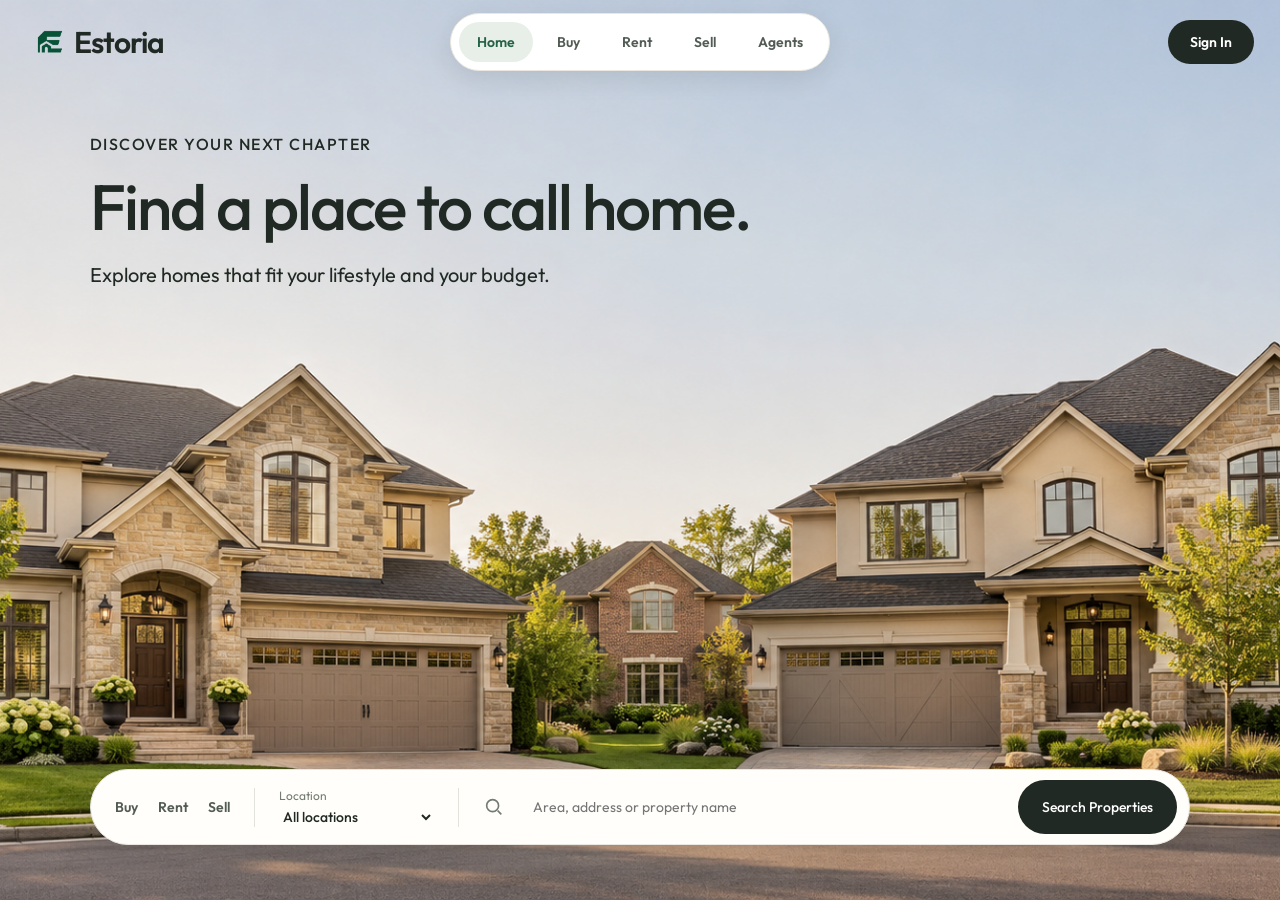
<file: index.html>
<!DOCTYPE html>
<html lang="en">
<head>
    <meta charset="UTF-8">
    <meta name="viewport" content="width=device-width, initial-scale=1.0">
    <title>Estoria</title>
    <link rel="icon" href="Logo.png" type="image/png">
    <link rel="preconnect" href="https://fonts.googleapis.com">
    <link rel="preconnect" href="https://fonts.gstatic.com" crossorigin>
    <link href="https://fonts.googleapis.com/css2?family=Outfit:wght@400;500;600;700&display=swap" rel="stylesheet">
    <link rel="stylesheet" href="Style.css">
</head>
<body>
    <section class="hero">
        <header class="topbar">
            <a href="index.html" class="brand">
                <img src="Logo.png" alt="" class="brand-logo">
                <span>Estoria</span>
            </a>

            <nav class="floating-nav" aria-label="Main navigation">
                <a href="index.html" aria-current="page">Home</a>
                <a href="Buy.html">Buy</a>
                <a href="Rent.html">Rent</a>
                <a href="Sell.html">Sell</a>
                <a href="index.html#contact">Agents</a>
            </nav>

            <a href="signin.html" class="signin">Sign In</a>
        </header>

        <div class="hero-content">
            <p class="hero-label">Discover your next chapter</p>
            <h1>Find a place to call home.</h1>
            <p>Explore homes that fit your lifestyle and your budget.</p>
        </div>

        <form class="property-search" action="Buy.html" method="get" aria-label="Property search">
            <nav class="search-tabs" aria-label="Property options">
                <a href="Buy.html">Buy</a>
                <a href="Rent.html">Rent</a>
                <a href="Sell.html">Sell</a>
            </nav>

            <div class="location-field">
                <label for="location">Location</label>
                <select id="location" name="location">
                    <option value="">All locations</option>
                    <option value="chandigarh">Chandigarh</option>
                    <option value="jalandhar">Jalandhar</option>
                    <option value="phagwara">Phagwara</option>
                    <option value="kochi">Kochi</option>
                    <option value="trivandrum">Trivandrum</option>
                </select>
            </div>

            <div class="keyword-field">
                <svg viewBox="0 0 24 24" fill="none" stroke="currentColor" stroke-width="1.8" aria-hidden="true">
                    <circle cx="10.5" cy="10.5" r="6.5"/>
                    <path d="m16 16 4 4"/>
                </svg>
                <input
                    id="keywords"
                    name="keywords"
                    type="search"
                    aria-label="Search by area, address or property name"
                    placeholder="Area, address or property name"
                >
            </div>

            <button class="search-button" type="submit">
                Search Properties
            </button>
        </form>
    </section>
</body>
</html>
</file>
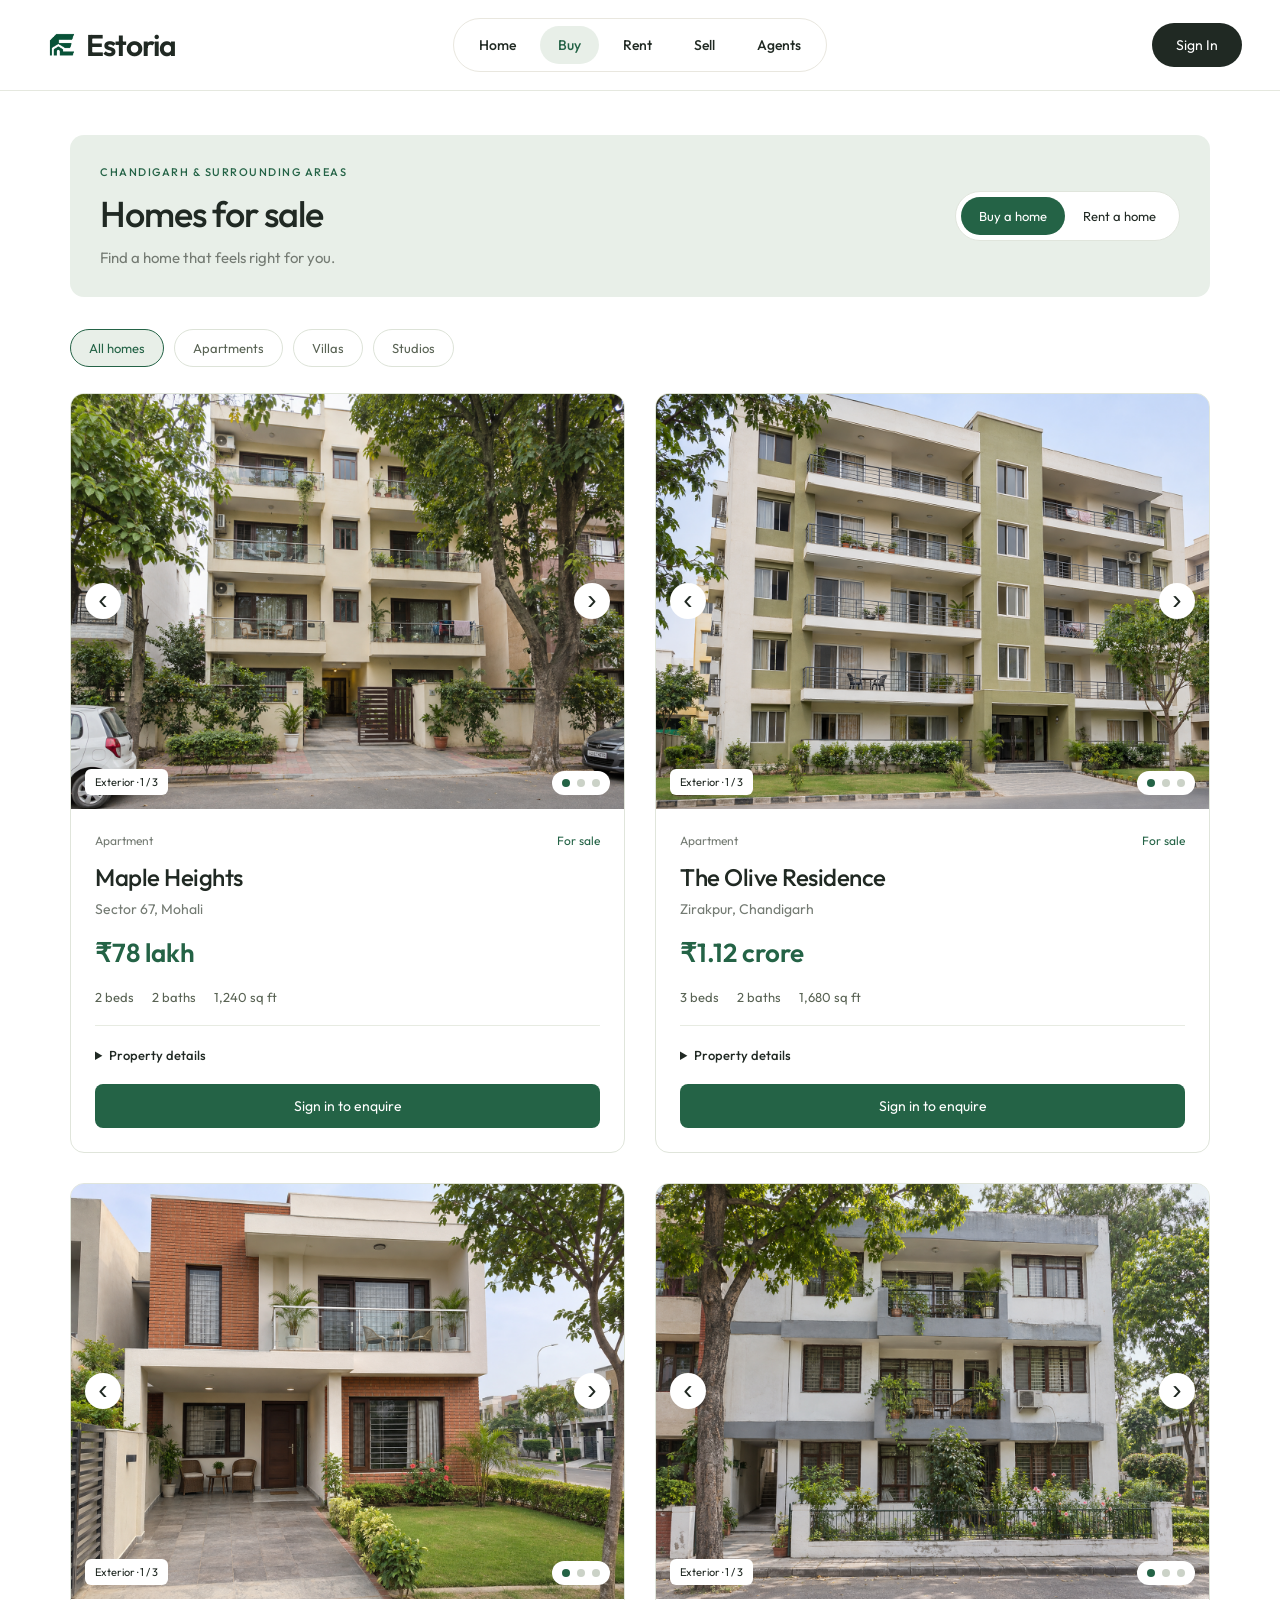
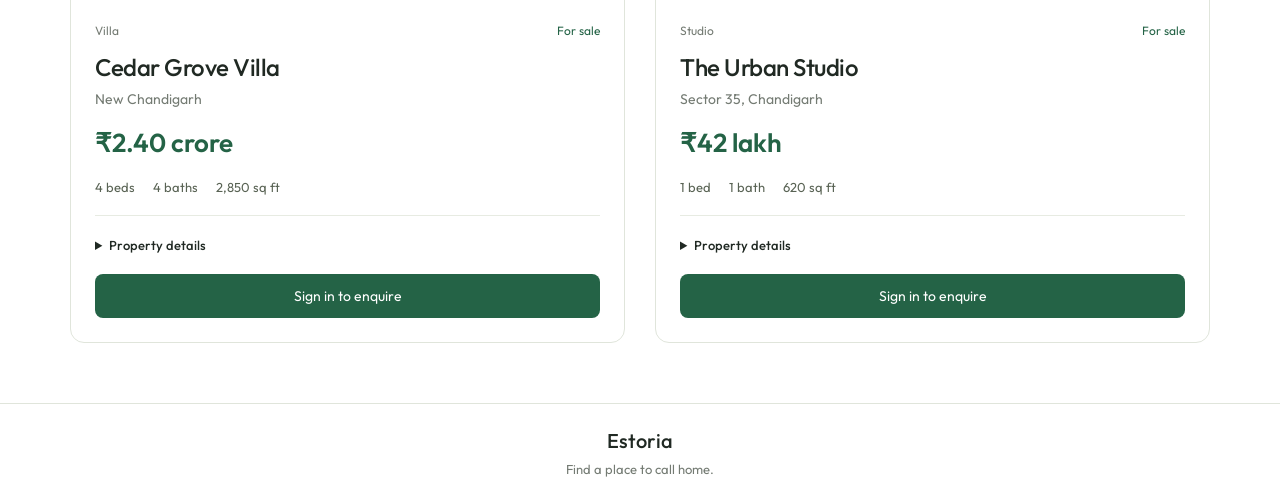
<file: Buy.html>
<!DOCTYPE html>
<html lang="en">
<head>
    <meta charset="UTF-8">
    <meta name="viewport" content="width=device-width, initial-scale=1.0">
    <title>Buy a Home | Estoria</title>
    <link rel="icon" href="Logo.png" type="image/png">
    <link rel="preconnect" href="https://fonts.googleapis.com">
    <link rel="preconnect" href="https://fonts.gstatic.com" crossorigin>
    <link href="https://fonts.googleapis.com/css2?family=Outfit:wght@400;500;600;700&display=swap" rel="stylesheet">
    <link rel="stylesheet" href="listings.css">
</head>
<body>
    <header class="topbar">
        <a href="index.html" class="brand">
            <img src="Logo.png" alt="">
            <span>Estoria</span>
        </a>

        <nav class="floating-nav" aria-label="Main navigation">
            <a href="index.html">Home</a>
            <a href="Buy.html" aria-current="page">Buy</a>
            <a href="Rent.html">Rent</a>
            <a href="Sell.html">Sell</a>
            <a href="index.html#contact">Agents</a>
        </nav>

        <a href="signin.html" class="signin">Sign In</a>
    </header>

    <main class="page-content">
        <section class="page-intro">
            <div>
                <p class="eyebrow">CHANDIGARH &amp; SURROUNDING AREAS</p>
                <h1>Homes for sale</h1>
                <p>Find a home that feels right for you.</p>
            </div>

            <nav class="mode-switch" aria-label="Listing type">
                <a href="Buy.html" aria-current="page">Buy a home</a>
                <a href="Rent.html">Rent a home</a>
            </nav>
        </section>

        <section class="properties" aria-label="Property listings">
            <input class="hidden-input filter-input" type="radio" name="category" id="all" checked>
            <input class="hidden-input filter-input" type="radio" name="category" id="apartments">
            <input class="hidden-input filter-input" type="radio" name="category" id="villas">
            <input class="hidden-input filter-input" type="radio" name="category" id="studios">

            <div class="category-options">
                <label for="all">All homes</label>
                <label for="apartments">Apartments</label>
                <label for="villas">Villas</label>
                <label for="studios">Studios</label>
            </div>

            <div class="property-grid">
                <article class="property-card apartment">
                    <fieldset class="gallery">
                        <legend class="visually-hidden">Photos of Maple Heights</legend>

                        <input class="photo-1 hidden-input" type="radio" name="maple-photos" id="maple-1" aria-label="Maple Heights: photo 1 of 3" checked>
                        <input class="photo-2 hidden-input" type="radio" name="maple-photos" id="maple-2" aria-label="Maple Heights: photo 2 of 3">
                        <input class="photo-3 hidden-input" type="radio" name="maple-photos" id="maple-3" aria-label="Maple Heights: photo 3 of 3">

                        <div class="slides">
                            <div class="slide slide-1">
                                <img src="images/maple-exterior.png" alt="Exterior of Maple Heights" width="1200" height="900">
                                <span class="photo-caption">Exterior · 1 / 3</span>
                                <label class="photo-arrow previous" for="maple-3" aria-label="Previous photo">‹</label>
                                <label class="photo-arrow next" for="maple-2" aria-label="Next photo">›</label>
                            </div>

                            <div class="slide slide-2">
                                <img src="images/maple-living.png" alt="Living space of Maple Heights" width="1200" height="900" loading="lazy">
                                <span class="photo-caption">Living space · 2 / 3</span>
                                <label class="photo-arrow previous" for="maple-1" aria-label="Previous photo">‹</label>
                                <label class="photo-arrow next" for="maple-3" aria-label="Next photo">›</label>
                            </div>

                            <div class="slide slide-3">
                                <img src="images/maple-bedroom.png" alt="Bedroom of Maple Heights" width="1200" height="900" loading="lazy">
                                <span class="photo-caption">Bedroom · 3 / 3</span>
                                <label class="photo-arrow previous" for="maple-2" aria-label="Previous photo">‹</label>
                                <label class="photo-arrow next" for="maple-1" aria-label="Next photo">›</label>
                            </div>
                        </div>

                        <div class="photo-dots">
                            <label for="maple-1" class="dot-1" aria-label="Show photo 1"></label>
                            <label for="maple-2" class="dot-2" aria-label="Show photo 2"></label>
                            <label for="maple-3" class="dot-3" aria-label="Show photo 3"></label>
                        </div>
                    </fieldset>

                    <div class="card-body">
                        <div class="card-heading">
                            <span class="property-type">Apartment</span>
                            <span class="availability">For sale</span>
                        </div>

                        <h2>Maple Heights</h2>
                        <p class="location">Sector 67, Mohali</p>
                        <p class="price">₹78 lakh</p>

                        <div class="features">
                            <span>2 beds</span>
                            <span>2 baths</span>
                            <span>1,240 sq ft</span>
                        </div>

                        <details class="property-details">
                            <summary>Property details</summary>
                            <p>A bright two-bedroom apartment with a balcony, covered parking and a practical family layout.</p>
                            <p>Balcony · Covered parking · Lift</p>
                        </details>

                        <a href="signin.html" class="contact-button">Sign in to enquire</a>
                    </div>
                </article>

                <article class="property-card apartment">
                    <fieldset class="gallery">
                        <legend class="visually-hidden">Photos of The Olive Residence</legend>

                        <input class="photo-1 hidden-input" type="radio" name="olive-photos" id="olive-1" aria-label="The Olive Residence: photo 1 of 3" checked>
                        <input class="photo-2 hidden-input" type="radio" name="olive-photos" id="olive-2" aria-label="The Olive Residence: photo 2 of 3">
                        <input class="photo-3 hidden-input" type="radio" name="olive-photos" id="olive-3" aria-label="The Olive Residence: photo 3 of 3">

                        <div class="slides">
                            <div class="slide slide-1">
                                <img src="images/olive-exterior.png" alt="Exterior of The Olive Residence" width="1200" height="900">
                                <span class="photo-caption">Exterior · 1 / 3</span>
                                <label class="photo-arrow previous" for="olive-3" aria-label="Previous photo">‹</label>
                                <label class="photo-arrow next" for="olive-2" aria-label="Next photo">›</label>
                            </div>

                            <div class="slide slide-2">
                                <img src="images/olive-living.png" alt="Living space of The Olive Residence" width="1200" height="900" loading="lazy">
                                <span class="photo-caption">Living space · 2 / 3</span>
                                <label class="photo-arrow previous" for="olive-1" aria-label="Previous photo">‹</label>
                                <label class="photo-arrow next" for="olive-3" aria-label="Next photo">›</label>
                            </div>

                            <div class="slide slide-3">
                                <img src="images/olive-bedroom.png" alt="Bedroom of The Olive Residence" width="1200" height="900" loading="lazy">
                                <span class="photo-caption">Bedroom · 3 / 3</span>
                                <label class="photo-arrow previous" for="olive-2" aria-label="Previous photo">‹</label>
                                <label class="photo-arrow next" for="olive-1" aria-label="Next photo">›</label>
                            </div>
                        </div>

                        <div class="photo-dots">
                            <label for="olive-1" class="dot-1" aria-label="Show photo 1"></label>
                            <label for="olive-2" class="dot-2" aria-label="Show photo 2"></label>
                            <label for="olive-3" class="dot-3" aria-label="Show photo 3"></label>
                        </div>
                    </fieldset>

                    <div class="card-body">
                        <div class="card-heading">
                            <span class="property-type">Apartment</span>
                            <span class="availability">For sale</span>
                        </div>

                        <h2>The Olive Residence</h2>
                        <p class="location">Zirakpur, Chandigarh</p>
                        <p class="price">₹1.12 crore</p>

                        <div class="features">
                            <span>3 beds</span>
                            <span>2 baths</span>
                            <span>1,680 sq ft</span>
                        </div>

                        <details class="property-details">
                            <summary>Property details</summary>
                            <p>A spacious three-bedroom apartment with a separate dining area, wide windows and a private balcony.</p>
                            <p>Dining area · Balcony · Lift</p>
                        </details>

                        <a href="signin.html" class="contact-button">Sign in to enquire</a>
                    </div>
                </article>

                <article class="property-card villa">
                    <fieldset class="gallery">
                        <legend class="visually-hidden">Photos of Cedar Grove Villa</legend>

                        <input class="photo-1 hidden-input" type="radio" name="cedar-photos" id="cedar-1" aria-label="Cedar Grove Villa: photo 1 of 3" checked>
                        <input class="photo-2 hidden-input" type="radio" name="cedar-photos" id="cedar-2" aria-label="Cedar Grove Villa: photo 2 of 3">
                        <input class="photo-3 hidden-input" type="radio" name="cedar-photos" id="cedar-3" aria-label="Cedar Grove Villa: photo 3 of 3">

                        <div class="slides">
                            <div class="slide slide-1">
                                <img src="images/cedar-exterior.png" alt="Exterior of Cedar Grove Villa" width="1200" height="900">
                                <span class="photo-caption">Exterior · 1 / 3</span>
                                <label class="photo-arrow previous" for="cedar-3" aria-label="Previous photo">‹</label>
                                <label class="photo-arrow next" for="cedar-2" aria-label="Next photo">›</label>
                            </div>

                            <div class="slide slide-2">
                                <img src="images/cedar-living.png" alt="Living space of Cedar Grove Villa" width="1200" height="900" loading="lazy">
                                <span class="photo-caption">Living space · 2 / 3</span>
                                <label class="photo-arrow previous" for="cedar-1" aria-label="Previous photo">‹</label>
                                <label class="photo-arrow next" for="cedar-3" aria-label="Next photo">›</label>
                            </div>

                            <div class="slide slide-3">
                                <img src="images/cedar-bedroom.png" alt="Bedroom of Cedar Grove Villa" width="1200" height="900" loading="lazy">
                                <span class="photo-caption">Bedroom · 3 / 3</span>
                                <label class="photo-arrow previous" for="cedar-2" aria-label="Previous photo">‹</label>
                                <label class="photo-arrow next" for="cedar-1" aria-label="Next photo">›</label>
                            </div>
                        </div>

                        <div class="photo-dots">
                            <label for="cedar-1" class="dot-1" aria-label="Show photo 1"></label>
                            <label for="cedar-2" class="dot-2" aria-label="Show photo 2"></label>
                            <label for="cedar-3" class="dot-3" aria-label="Show photo 3"></label>
                        </div>
                    </fieldset>

                    <div class="card-body">
                        <div class="card-heading">
                            <span class="property-type">Villa</span>
                            <span class="availability">For sale</span>
                        </div>

                        <h2>Cedar Grove Villa</h2>
                        <p class="location">New Chandigarh</p>
                        <p class="price">₹2.40 crore</p>

                        <div class="features">
                            <span>4 beds</span>
                            <span>4 baths</span>
                            <span>2,850 sq ft</span>
                        </div>

                        <details class="property-details">
                            <summary>Property details</summary>
                            <p>An independent family home with a private garden, four bedrooms and space for two cars.</p>
                            <p>Private garden · Two-car parking · Balcony</p>
                        </details>

                        <a href="signin.html" class="contact-button">Sign in to enquire</a>
                    </div>
                </article>

                <article class="property-card studio">
                    <fieldset class="gallery">
                        <legend class="visually-hidden">Photos of The Urban Studio</legend>

                        <input class="photo-1 hidden-input" type="radio" name="urban-photos" id="urban-1" aria-label="The Urban Studio: photo 1 of 3" checked>
                        <input class="photo-2 hidden-input" type="radio" name="urban-photos" id="urban-2" aria-label="The Urban Studio: photo 2 of 3">
                        <input class="photo-3 hidden-input" type="radio" name="urban-photos" id="urban-3" aria-label="The Urban Studio: photo 3 of 3">

                        <div class="slides">
                            <div class="slide slide-1">
                                <img src="images/urban-exterior.png" alt="Exterior of The Urban Studio" width="1200" height="900">
                                <span class="photo-caption">Exterior · 1 / 3</span>
                                <label class="photo-arrow previous" for="urban-3" aria-label="Previous photo">‹</label>
                                <label class="photo-arrow next" for="urban-2" aria-label="Next photo">›</label>
                            </div>

                            <div class="slide slide-2">
                                <img src="images/urban-living.png" alt="Living space of The Urban Studio" width="1200" height="900" loading="lazy">
                                <span class="photo-caption">Living space · 2 / 3</span>
                                <label class="photo-arrow previous" for="urban-1" aria-label="Previous photo">‹</label>
                                <label class="photo-arrow next" for="urban-3" aria-label="Next photo">›</label>
                            </div>

                            <div class="slide slide-3">
                                <img src="images/urban-bedroom.png" alt="Bedroom of The Urban Studio" width="1200" height="900" loading="lazy">
                                <span class="photo-caption">Bedroom · 3 / 3</span>
                                <label class="photo-arrow previous" for="urban-2" aria-label="Previous photo">‹</label>
                                <label class="photo-arrow next" for="urban-1" aria-label="Next photo">›</label>
                            </div>
                        </div>

                        <div class="photo-dots">
                            <label for="urban-1" class="dot-1" aria-label="Show photo 1"></label>
                            <label for="urban-2" class="dot-2" aria-label="Show photo 2"></label>
                            <label for="urban-3" class="dot-3" aria-label="Show photo 3"></label>
                        </div>
                    </fieldset>

                    <div class="card-body">
                        <div class="card-heading">
                            <span class="property-type">Studio</span>
                            <span class="availability">For sale</span>
                        </div>

                        <h2>The Urban Studio</h2>
                        <p class="location">Sector 35, Chandigarh</p>
                        <p class="price">₹42 lakh</p>

                        <div class="features">
                            <span>1 bed</span>
                            <span>1 bath</span>
                            <span>620 sq ft</span>
                        </div>

                        <details class="property-details">
                            <summary>Property details</summary>
                            <p>A compact furnished studio with a kitchenette, sleeping area and space to work from home.</p>
                            <p>Kitchenette · Furnished · Work desk</p>
                        </details>

                        <a href="signin.html" class="contact-button">Sign in to enquire</a>
                    </div>
                </article>
            </div>
        </section>
    </main>

    <footer class="page-footer">
        <a href="index.html">Estoria</a>
        <p>Find a place to call home.</p>
    </footer>
</body>
</html>
</file>
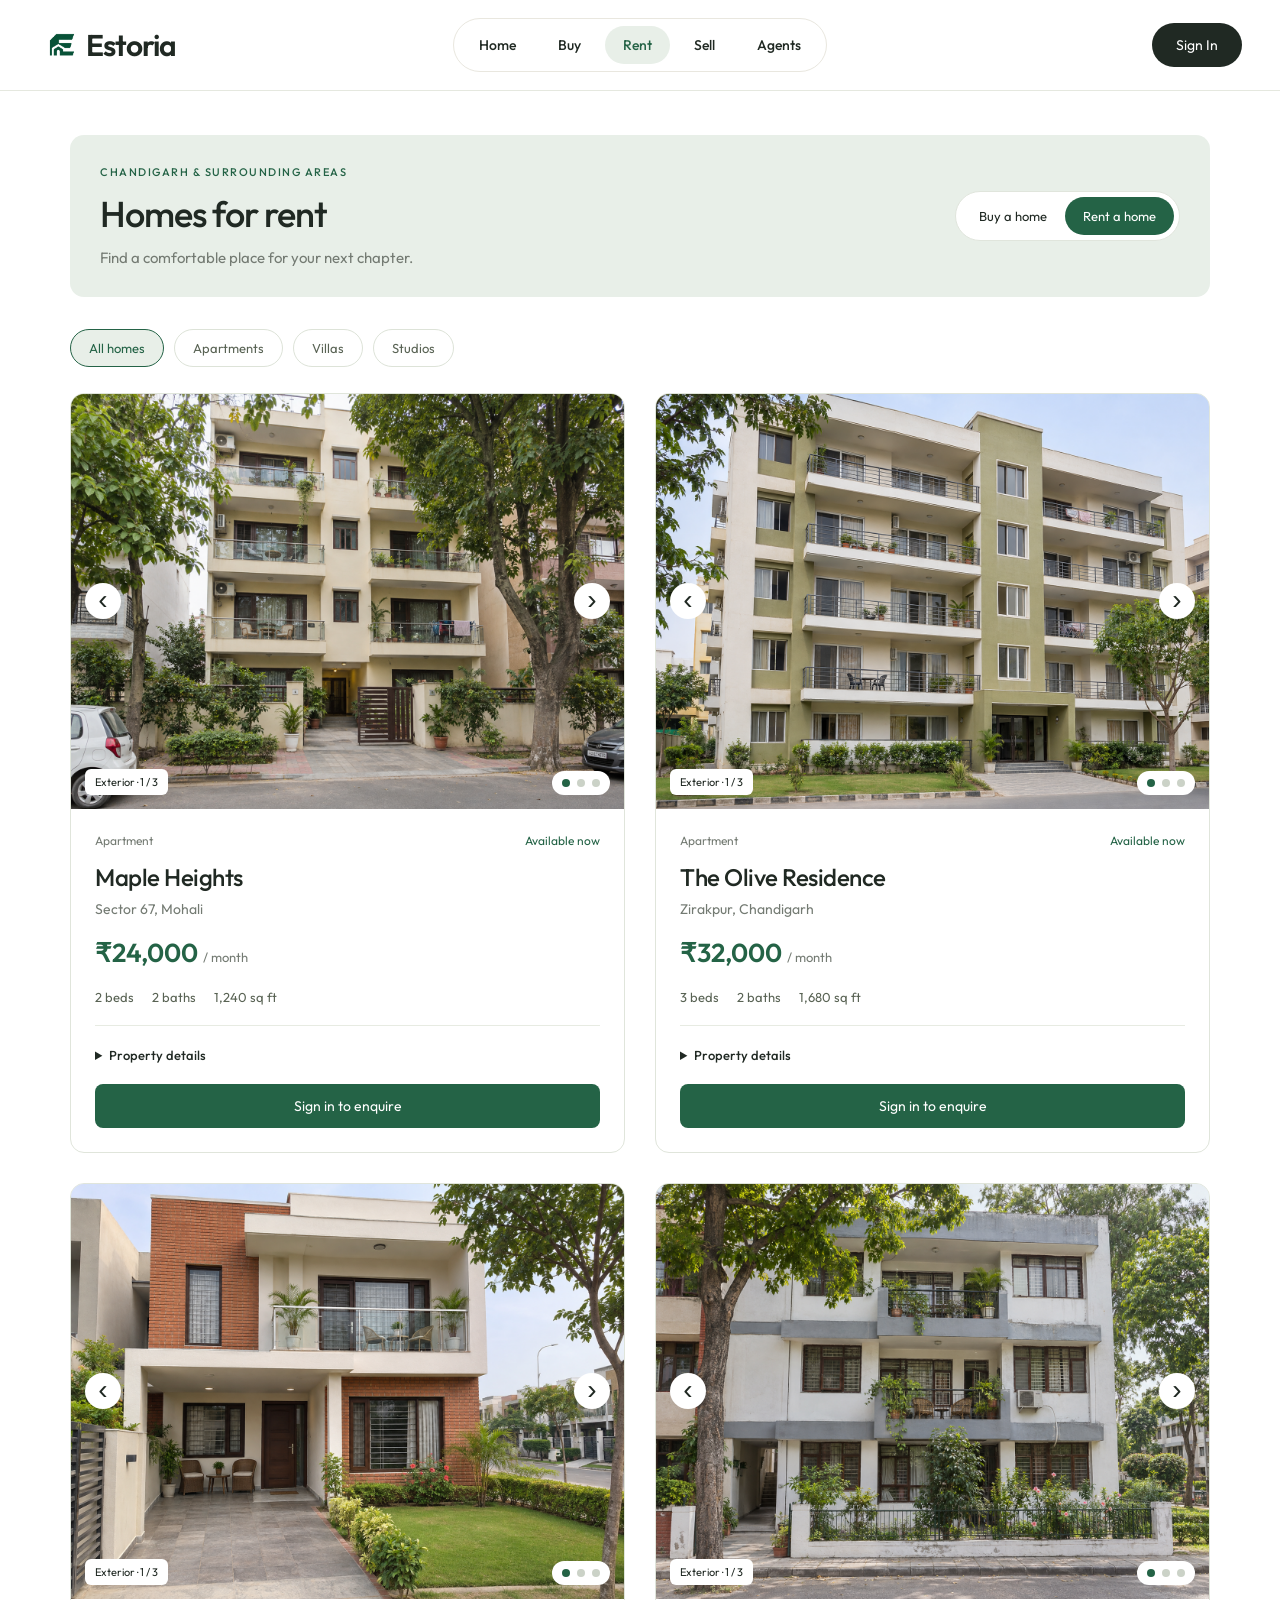
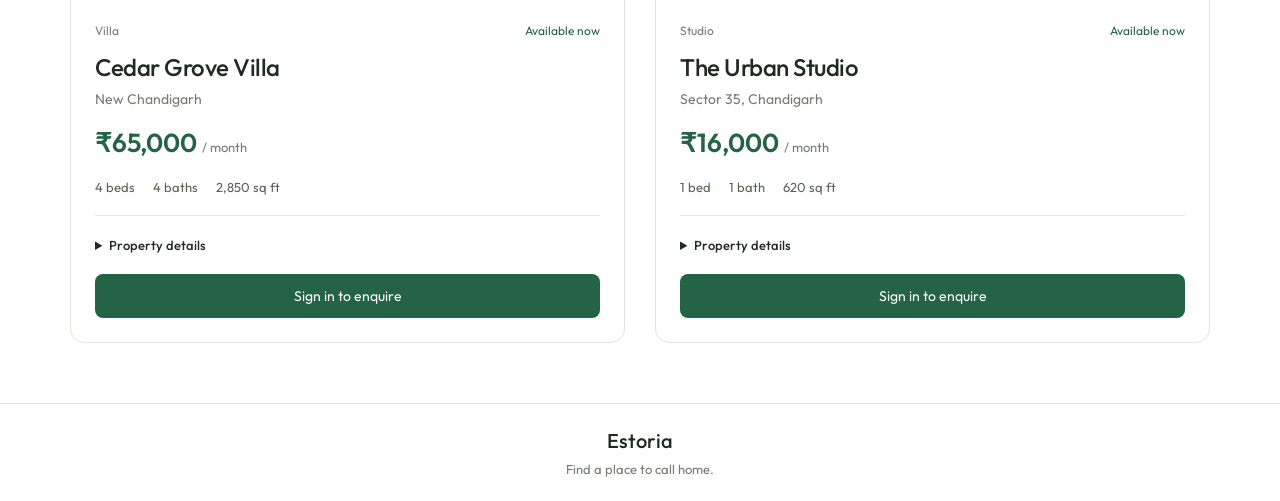
<file: Rent.html>
<!DOCTYPE html>
<html lang="en">
<head>
    <meta charset="UTF-8">
    <meta name="viewport" content="width=device-width, initial-scale=1.0">
    <title>Rent a Home | Estoria</title>
    <link rel="icon" href="Logo.png" type="image/png">
    <link rel="preconnect" href="https://fonts.googleapis.com">
    <link rel="preconnect" href="https://fonts.gstatic.com" crossorigin>
    <link href="https://fonts.googleapis.com/css2?family=Outfit:wght@400;500;600;700&display=swap" rel="stylesheet">
    <link rel="stylesheet" href="listings.css">
</head>
<body>
    <header class="topbar">
        <a href="index.html" class="brand">
            <img src="Logo.png" alt="">
            <span>Estoria</span>
        </a>

        <nav class="floating-nav" aria-label="Main navigation">
            <a href="index.html">Home</a>
            <a href="Buy.html">Buy</a>
            <a href="Rent.html" aria-current="page">Rent</a>
            <a href="Sell.html">Sell</a>
            <a href="index.html#contact">Agents</a>
        </nav>

        <a href="signin.html" class="signin">Sign In</a>
    </header>

    <main class="page-content">
        <section class="page-intro">
            <div>
                <p class="eyebrow">CHANDIGARH &amp; SURROUNDING AREAS</p>
                <h1>Homes for rent</h1>
                <p>Find a comfortable place for your next chapter.</p>
            </div>

            <nav class="mode-switch" aria-label="Listing type">
                <a href="Buy.html">Buy a home</a>
                <a href="Rent.html" aria-current="page">Rent a home</a>
            </nav>
        </section>

        <section class="properties" aria-label="Property listings">
            <input class="hidden-input filter-input" type="radio" name="category" id="all" checked>
            <input class="hidden-input filter-input" type="radio" name="category" id="apartments">
            <input class="hidden-input filter-input" type="radio" name="category" id="villas">
            <input class="hidden-input filter-input" type="radio" name="category" id="studios">

            <div class="category-options">
                <label for="all">All homes</label>
                <label for="apartments">Apartments</label>
                <label for="villas">Villas</label>
                <label for="studios">Studios</label>
            </div>

            <div class="property-grid">
                <article class="property-card apartment">
                    <fieldset class="gallery">
                        <legend class="visually-hidden">Photos of Maple Heights</legend>

                        <input class="photo-1 hidden-input" type="radio" name="maple-photos" id="maple-1" aria-label="Maple Heights: photo 1 of 3" checked>
                        <input class="photo-2 hidden-input" type="radio" name="maple-photos" id="maple-2" aria-label="Maple Heights: photo 2 of 3">
                        <input class="photo-3 hidden-input" type="radio" name="maple-photos" id="maple-3" aria-label="Maple Heights: photo 3 of 3">

                        <div class="slides">
                            <div class="slide slide-1">
                                <img src="images/maple-exterior.png" alt="Exterior of Maple Heights" width="1200" height="900">
                                <span class="photo-caption">Exterior · 1 / 3</span>
                                <label class="photo-arrow previous" for="maple-3" aria-label="Previous photo">‹</label>
                                <label class="photo-arrow next" for="maple-2" aria-label="Next photo">›</label>
                            </div>

                            <div class="slide slide-2">
                                <img src="images/maple-living.png" alt="Living space of Maple Heights" width="1200" height="900" loading="lazy">
                                <span class="photo-caption">Living space · 2 / 3</span>
                                <label class="photo-arrow previous" for="maple-1" aria-label="Previous photo">‹</label>
                                <label class="photo-arrow next" for="maple-3" aria-label="Next photo">›</label>
                            </div>

                            <div class="slide slide-3">
                                <img src="images/maple-bedroom.png" alt="Bedroom of Maple Heights" width="1200" height="900" loading="lazy">
                                <span class="photo-caption">Bedroom · 3 / 3</span>
                                <label class="photo-arrow previous" for="maple-2" aria-label="Previous photo">‹</label>
                                <label class="photo-arrow next" for="maple-1" aria-label="Next photo">›</label>
                            </div>
                        </div>

                        <div class="photo-dots">
                            <label for="maple-1" class="dot-1" aria-label="Show photo 1"></label>
                            <label for="maple-2" class="dot-2" aria-label="Show photo 2"></label>
                            <label for="maple-3" class="dot-3" aria-label="Show photo 3"></label>
                        </div>
                    </fieldset>

                    <div class="card-body">
                        <div class="card-heading">
                            <span class="property-type">Apartment</span>
                            <span class="availability">Available now</span>
                        </div>

                        <h2>Maple Heights</h2>
                        <p class="location">Sector 67, Mohali</p>
                        <p class="price">₹24,000 <span>/ month</span></p>

                        <div class="features">
                            <span>2 beds</span>
                            <span>2 baths</span>
                            <span>1,240 sq ft</span>
                        </div>

                        <details class="property-details">
                            <summary>Property details</summary>
                            <p>A bright two-bedroom apartment with a balcony, covered parking and a practical family layout.</p>
                            <p>Balcony · Covered parking · Lift</p>
                        </details>

                        <a href="signin.html" class="contact-button">Sign in to enquire</a>
                    </div>
                </article>

                <article class="property-card apartment">
                    <fieldset class="gallery">
                        <legend class="visually-hidden">Photos of The Olive Residence</legend>

                        <input class="photo-1 hidden-input" type="radio" name="olive-photos" id="olive-1" aria-label="The Olive Residence: photo 1 of 3" checked>
                        <input class="photo-2 hidden-input" type="radio" name="olive-photos" id="olive-2" aria-label="The Olive Residence: photo 2 of 3">
                        <input class="photo-3 hidden-input" type="radio" name="olive-photos" id="olive-3" aria-label="The Olive Residence: photo 3 of 3">

                        <div class="slides">
                            <div class="slide slide-1">
                                <img src="images/olive-exterior.png" alt="Exterior of The Olive Residence" width="1200" height="900">
                                <span class="photo-caption">Exterior · 1 / 3</span>
                                <label class="photo-arrow previous" for="olive-3" aria-label="Previous photo">‹</label>
                                <label class="photo-arrow next" for="olive-2" aria-label="Next photo">›</label>
                            </div>

                            <div class="slide slide-2">
                                <img src="images/olive-living.png" alt="Living space of The Olive Residence" width="1200" height="900" loading="lazy">
                                <span class="photo-caption">Living space · 2 / 3</span>
                                <label class="photo-arrow previous" for="olive-1" aria-label="Previous photo">‹</label>
                                <label class="photo-arrow next" for="olive-3" aria-label="Next photo">›</label>
                            </div>

                            <div class="slide slide-3">
                                <img src="images/olive-bedroom.png" alt="Bedroom of The Olive Residence" width="1200" height="900" loading="lazy">
                                <span class="photo-caption">Bedroom · 3 / 3</span>
                                <label class="photo-arrow previous" for="olive-2" aria-label="Previous photo">‹</label>
                                <label class="photo-arrow next" for="olive-1" aria-label="Next photo">›</label>
                            </div>
                        </div>

                        <div class="photo-dots">
                            <label for="olive-1" class="dot-1" aria-label="Show photo 1"></label>
                            <label for="olive-2" class="dot-2" aria-label="Show photo 2"></label>
                            <label for="olive-3" class="dot-3" aria-label="Show photo 3"></label>
                        </div>
                    </fieldset>

                    <div class="card-body">
                        <div class="card-heading">
                            <span class="property-type">Apartment</span>
                            <span class="availability">Available now</span>
                        </div>

                        <h2>The Olive Residence</h2>
                        <p class="location">Zirakpur, Chandigarh</p>
                        <p class="price">₹32,000 <span>/ month</span></p>

                        <div class="features">
                            <span>3 beds</span>
                            <span>2 baths</span>
                            <span>1,680 sq ft</span>
                        </div>

                        <details class="property-details">
                            <summary>Property details</summary>
                            <p>A spacious three-bedroom apartment with a separate dining area, wide windows and a private balcony.</p>
                            <p>Dining area · Balcony · Lift</p>
                        </details>

                        <a href="signin.html" class="contact-button">Sign in to enquire</a>
                    </div>
                </article>

                <article class="property-card villa">
                    <fieldset class="gallery">
                        <legend class="visually-hidden">Photos of Cedar Grove Villa</legend>

                        <input class="photo-1 hidden-input" type="radio" name="cedar-photos" id="cedar-1" aria-label="Cedar Grove Villa: photo 1 of 3" checked>
                        <input class="photo-2 hidden-input" type="radio" name="cedar-photos" id="cedar-2" aria-label="Cedar Grove Villa: photo 2 of 3">
                        <input class="photo-3 hidden-input" type="radio" name="cedar-photos" id="cedar-3" aria-label="Cedar Grove Villa: photo 3 of 3">

                        <div class="slides">
                            <div class="slide slide-1">
                                <img src="images/cedar-exterior.png" alt="Exterior of Cedar Grove Villa" width="1200" height="900">
                                <span class="photo-caption">Exterior · 1 / 3</span>
                                <label class="photo-arrow previous" for="cedar-3" aria-label="Previous photo">‹</label>
                                <label class="photo-arrow next" for="cedar-2" aria-label="Next photo">›</label>
                            </div>

                            <div class="slide slide-2">
                                <img src="images/cedar-living.png" alt="Living space of Cedar Grove Villa" width="1200" height="900" loading="lazy">
                                <span class="photo-caption">Living space · 2 / 3</span>
                                <label class="photo-arrow previous" for="cedar-1" aria-label="Previous photo">‹</label>
                                <label class="photo-arrow next" for="cedar-3" aria-label="Next photo">›</label>
                            </div>

                            <div class="slide slide-3">
                                <img src="images/cedar-bedroom.png" alt="Bedroom of Cedar Grove Villa" width="1200" height="900" loading="lazy">
                                <span class="photo-caption">Bedroom · 3 / 3</span>
                                <label class="photo-arrow previous" for="cedar-2" aria-label="Previous photo">‹</label>
                                <label class="photo-arrow next" for="cedar-1" aria-label="Next photo">›</label>
                            </div>
                        </div>

                        <div class="photo-dots">
                            <label for="cedar-1" class="dot-1" aria-label="Show photo 1"></label>
                            <label for="cedar-2" class="dot-2" aria-label="Show photo 2"></label>
                            <label for="cedar-3" class="dot-3" aria-label="Show photo 3"></label>
                        </div>
                    </fieldset>

                    <div class="card-body">
                        <div class="card-heading">
                            <span class="property-type">Villa</span>
                            <span class="availability">Available now</span>
                        </div>

                        <h2>Cedar Grove Villa</h2>
                        <p class="location">New Chandigarh</p>
                        <p class="price">₹65,000 <span>/ month</span></p>

                        <div class="features">
                            <span>4 beds</span>
                            <span>4 baths</span>
                            <span>2,850 sq ft</span>
                        </div>

                        <details class="property-details">
                            <summary>Property details</summary>
                            <p>An independent family home with a private garden, four bedrooms and space for two cars.</p>
                            <p>Private garden · Two-car parking · Balcony</p>
                        </details>

                        <a href="signin.html" class="contact-button">Sign in to enquire</a>
                    </div>
                </article>

                <article class="property-card studio">
                    <fieldset class="gallery">
                        <legend class="visually-hidden">Photos of The Urban Studio</legend>

                        <input class="photo-1 hidden-input" type="radio" name="urban-photos" id="urban-1" aria-label="The Urban Studio: photo 1 of 3" checked>
                        <input class="photo-2 hidden-input" type="radio" name="urban-photos" id="urban-2" aria-label="The Urban Studio: photo 2 of 3">
                        <input class="photo-3 hidden-input" type="radio" name="urban-photos" id="urban-3" aria-label="The Urban Studio: photo 3 of 3">

                        <div class="slides">
                            <div class="slide slide-1">
                                <img src="images/urban-exterior.png" alt="Exterior of The Urban Studio" width="1200" height="900">
                                <span class="photo-caption">Exterior · 1 / 3</span>
                                <label class="photo-arrow previous" for="urban-3" aria-label="Previous photo">‹</label>
                                <label class="photo-arrow next" for="urban-2" aria-label="Next photo">›</label>
                            </div>

                            <div class="slide slide-2">
                                <img src="images/urban-living.png" alt="Living space of The Urban Studio" width="1200" height="900" loading="lazy">
                                <span class="photo-caption">Living space · 2 / 3</span>
                                <label class="photo-arrow previous" for="urban-1" aria-label="Previous photo">‹</label>
                                <label class="photo-arrow next" for="urban-3" aria-label="Next photo">›</label>
                            </div>

                            <div class="slide slide-3">
                                <img src="images/urban-bedroom.png" alt="Bedroom of The Urban Studio" width="1200" height="900" loading="lazy">
                                <span class="photo-caption">Bedroom · 3 / 3</span>
                                <label class="photo-arrow previous" for="urban-2" aria-label="Previous photo">‹</label>
                                <label class="photo-arrow next" for="urban-1" aria-label="Next photo">›</label>
                            </div>
                        </div>

                        <div class="photo-dots">
                            <label for="urban-1" class="dot-1" aria-label="Show photo 1"></label>
                            <label for="urban-2" class="dot-2" aria-label="Show photo 2"></label>
                            <label for="urban-3" class="dot-3" aria-label="Show photo 3"></label>
                        </div>
                    </fieldset>

                    <div class="card-body">
                        <div class="card-heading">
                            <span class="property-type">Studio</span>
                            <span class="availability">Available now</span>
                        </div>

                        <h2>The Urban Studio</h2>
                        <p class="location">Sector 35, Chandigarh</p>
                        <p class="price">₹16,000 <span>/ month</span></p>

                        <div class="features">
                            <span>1 bed</span>
                            <span>1 bath</span>
                            <span>620 sq ft</span>
                        </div>

                        <details class="property-details">
                            <summary>Property details</summary>
                            <p>A compact furnished studio with a kitchenette, sleeping area and space to work from home.</p>
                            <p>Kitchenette · Furnished · Work desk</p>
                        </details>

                        <a href="signin.html" class="contact-button">Sign in to enquire</a>
                    </div>
                </article>
            </div>
        </section>
    </main>

    <footer class="page-footer">
        <a href="index.html">Estoria</a>
        <p>Find a place to call home.</p>
    </footer>
</body>
</html>
</file>
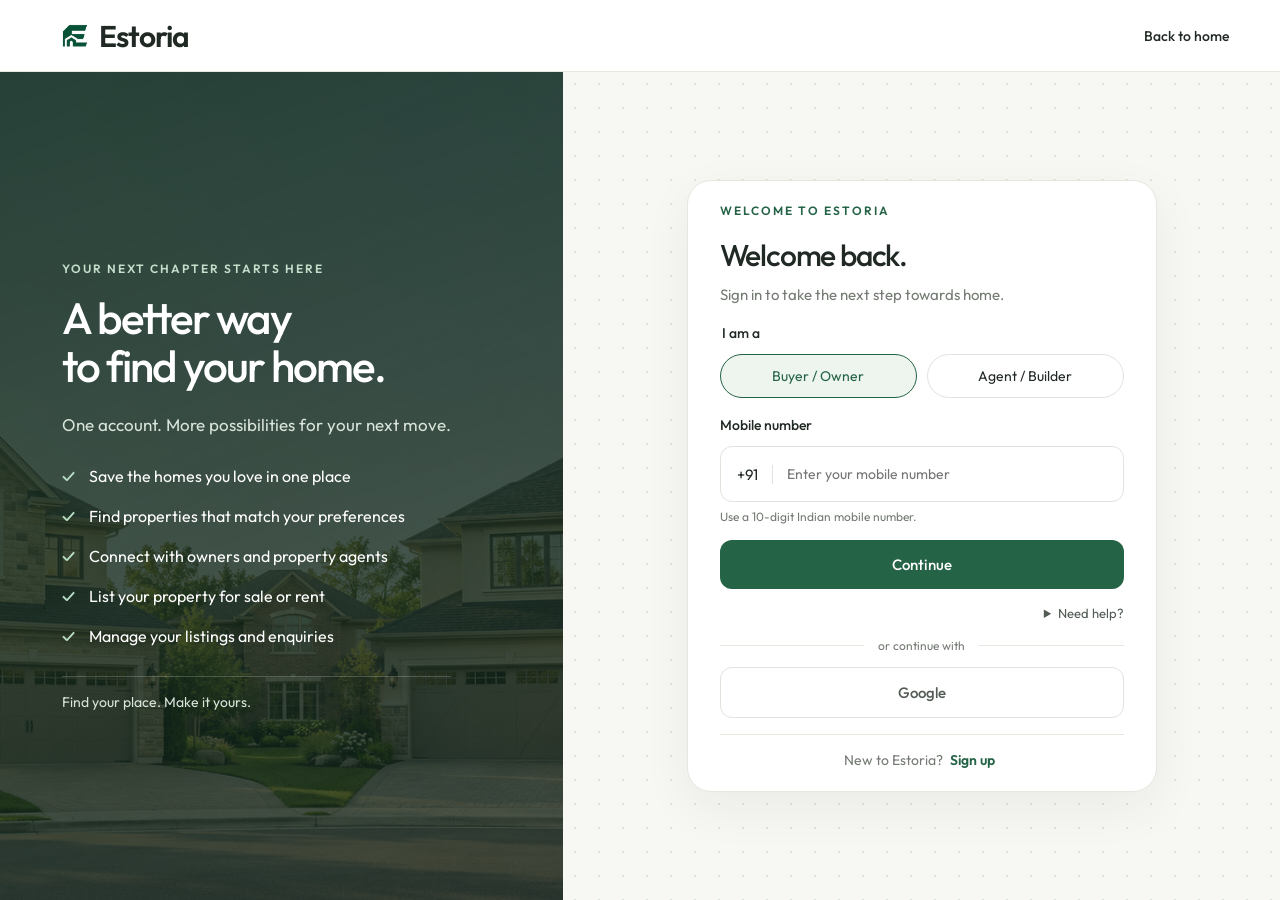
<file: signin.html>
<!DOCTYPE html>
<html lang="en">
<head>
    <meta charset="UTF-8">
    <meta name="viewport" content="width=device-width, initial-scale=1.0">
    <title>Sign In | Estoria</title>
    <link rel="icon" href="Logo.png" type="image/png">
    <link rel="preconnect" href="https://fonts.googleapis.com">
    <link rel="preconnect" href="https://fonts.gstatic.com" crossorigin>
    <link href="https://fonts.googleapis.com/css2?family=Outfit:wght@400;500;600;700&display=swap" rel="stylesheet">
    <link rel="stylesheet" href="signin.css">
</head>
<body>
    <header class="signin-header">
        <a href="index.html" class="brand">
            <img src="Logo.png" alt="">
            <span>Estoria</span>
        </a>
        <a href="index.html" class="back-link">Back to home</a>
    </header>

    <main class="signin-layout">
        <section class="benefits">
            <div class="benefits-content">
                <p class="eyebrow">YOUR NEXT CHAPTER STARTS HERE</p>
                <h1>A better way<br>to find your home.</h1>
                <p class="intro">One account. More possibilities for your next move.</p>

                <ul>
                    <li>Save the homes you love in one place</li>
                    <li>Find properties that match your preferences</li>
                    <li>Connect with owners and property agents</li>
                    <li>List your property for sale or rent</li>
                    <li>Manage your listings and enquiries</li>
                </ul>

                <p class="benefits-footer">Find your place. Make it yours.</p>
            </div>
        </section>

        <section class="login-area" aria-labelledby="login-title">
            <div class="login-card">
                <p class="eyebrow">WELCOME TO ESTORIA</p>
                <h2 id="login-title">Welcome back.</h2>
                <p class="login-subtitle">Sign in to take the next step towards home.</p>

                <form>
                    <fieldset class="account-type">
                        <legend>I am a</legend>

                        <div class="role-options">
                            <label>
                                <input type="radio" name="role" value="buyer-owner" checked>
                                <span>Buyer / Owner</span>
                            </label>

                            <label>
                                <input type="radio" name="role" value="agent-builder">
                                <span>Agent / Builder</span>
                            </label>
                        </div>
                    </fieldset>

                    <label for="mobile" class="field-label">Mobile number</label>

                    <div class="phone-field">
                        <span>+91</span>
                        <input
                            id="mobile"
                            name="mobile"
                            type="tel"
                            inputmode="numeric"
                            autocomplete="tel-national"
                            pattern="[0-9]{10}"
                            maxlength="10"
                            placeholder="Enter your mobile number"
                            required
                        >
                    </div>

                    <p class="field-hint">Use a 10-digit Indian mobile number.</p>

                    <button type="button" class="continue-button">Continue</button>

                    <details class="help">
                        <summary>Need help?</summary>
                        <p>Enter your 10-digit mobile number without the country code.</p>
                    </details>

                    <div class="divider">
                        <span>or continue with</span>
                    </div>

                    <button type="button" class="google-button">Google</button>
                </form>

                <div class="signup-row">
                    New to Estoria?
                <a href="signup.html">Sign up</a>
</div>
                </div>
            </div>
        </section>
    </main>
</body>
</html>
</file>
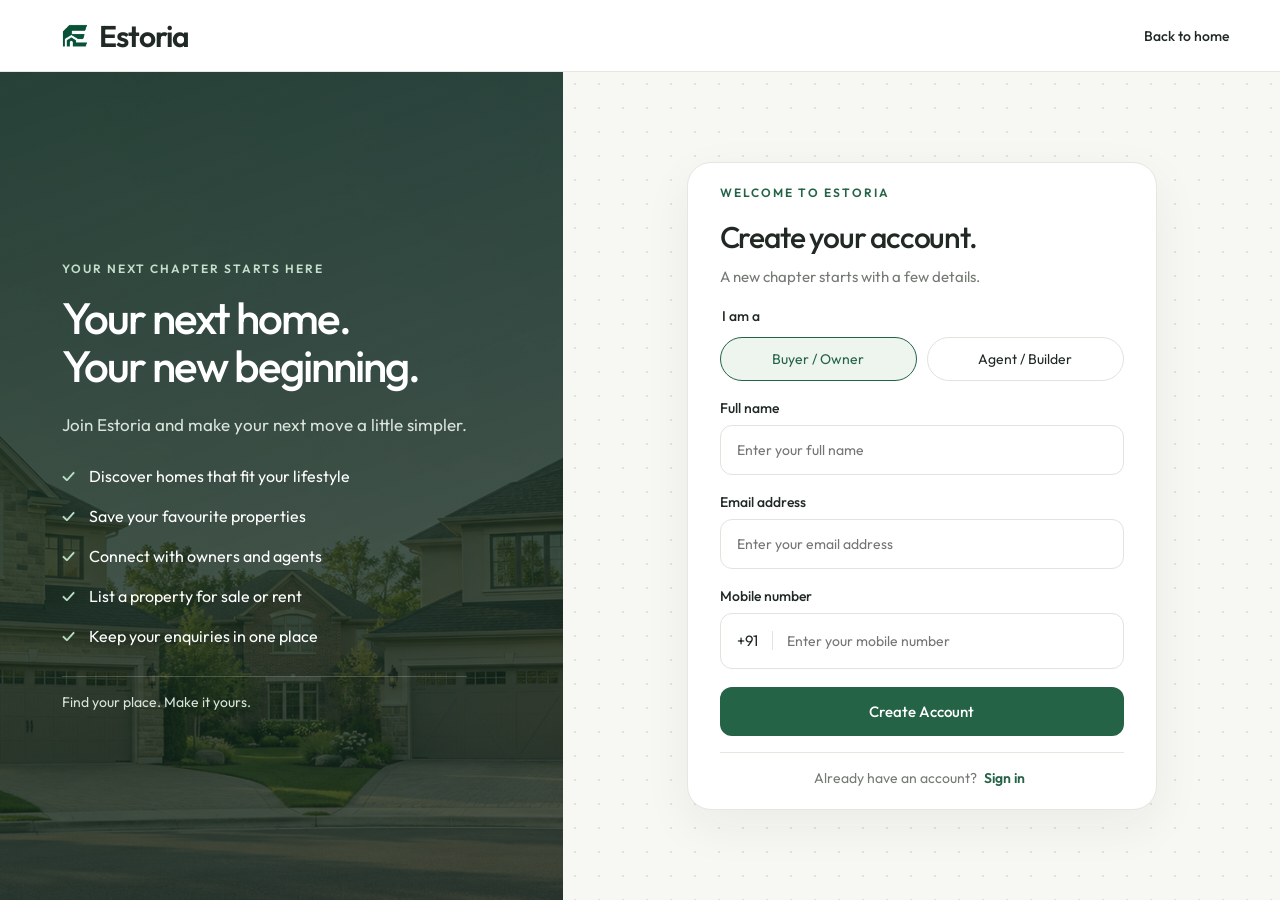
<file: signup.html>
<!DOCTYPE html>
<html lang="en">
<head>
    <meta charset="UTF-8">
    <meta name="viewport" content="width=device-width, initial-scale=1.0">
    <title>Sign Up | Estoria</title>
    <link rel="icon" href="Logo.png" type="image/png">
    <link rel="preconnect" href="https://fonts.googleapis.com">
    <link rel="preconnect" href="https://fonts.gstatic.com" crossorigin>
    <link href="https://fonts.googleapis.com/css2?family=Outfit:wght@400;500;600;700&display=swap" rel="stylesheet">
    <link rel="stylesheet" href="signin.css">
</head>
<body>
    <header class="signin-header">
        <a href="index.html" class="brand">
            <img src="Logo.png" alt="">
            <span>Estoria</span>
        </a>
        <a href="index.html" class="back-link">Back to home</a>
    </header>

    <main class="signin-layout">
        <section class="benefits">
            <div class="benefits-content">
                <p class="eyebrow">YOUR NEXT CHAPTER STARTS HERE</p>
                <h1>Your next home.<br>Your new beginning.</h1>
                <p class="intro">Join Estoria and make your next move a little simpler.</p>

                <ul>
                    <li>Discover homes that fit your lifestyle</li>
                    <li>Save your favourite properties</li>
                    <li>Connect with owners and agents</li>
                    <li>List a property for sale or rent</li>
                    <li>Keep your enquiries in one place</li>
                </ul>

                <p class="benefits-footer">Find your place. Make it yours.</p>
            </div>
        </section>

        <section class="login-area" aria-labelledby="signup-title">
            <div class="login-card signup-card">
                <p class="eyebrow">WELCOME TO ESTORIA</p>
                <h2 id="signup-title">Create your account.</h2>
                <p class="login-subtitle">A new chapter starts with a few details.</p>

                <form>
                    <fieldset class="account-type">
                        <legend>I am a</legend>

                        <div class="role-options">
                            <label>
                                <input type="radio" name="role" value="buyer-owner" checked>
                                <span>Buyer / Owner</span>
                            </label>

                            <label>
                                <input type="radio" name="role" value="agent-builder">
                                <span>Agent / Builder</span>
                            </label>
                        </div>
                    </fieldset>

                    <div class="signup-field">
                        <label for="fullname" class="field-label">Full name</label>
                        <input
                            id="fullname"
                            name="fullname"
                            class="signup-input"
                            type="text"
                            autocomplete="name"
                            placeholder="Enter your full name"
                            required
                        >
                    </div>

                    <div class="signup-field">
                        <label for="email" class="field-label">Email address</label>
                        <input
                            id="email"
                            name="email"
                            class="signup-input"
                            type="email"
                            autocomplete="email"
                            placeholder="Enter your email address"
                            required
                        >
                    </div>

                    <div class="signup-field">
                        <label for="mobile" class="field-label">Mobile number</label>

                        <div class="phone-field">
                            <span>+91</span>
                            <input
                                id="mobile"
                                name="mobile"
                                type="tel"
                                inputmode="numeric"
                                autocomplete="tel-national"
                                pattern="[0-9]{10}"
                                maxlength="10"
                                placeholder="Enter your mobile number"
                                required
                            >
                        </div>
                    </div>

                    <button type="button" class="continue-button">
                        Create Account
                    </button>
                </form>

                <div class="signup-row">
                    Already have an account?
                    <a href="signin.html">Sign in</a>
                </div>
            </div>
        </section>
    </main>
</body>
</html>
</file>
<file: Style.css>
body {
  margin: 0;
  font-family: "Outfit", sans-serif;
  background-color: #ffffff;
}

.topbar {
  display: grid;
  grid-template-columns: 1fr auto 1fr;
  align-items: center;
  gap: 24px;
  padding: 13px 2%;
}

.brand {
  display: inline-flex;
  align-items: center;
  gap: 0;
  justify-self: start;
  color: #202923;
  text-decoration: none;
  font-size: 30px;
  font-weight: 600;
  letter-spacing: -1px;
}

.brand-logo {
  display: block;
  width: 48px;
  height: 48px;
  object-fit: contain;
}

.floating-nav {
  display: flex;
  align-items: center;
  gap: 6px;
  padding: 8px;
  background: #ffffff;
  border: 1px solid #e9e7df;
  border-radius: 50px;
  box-shadow: 0 8px 24px rgb(32 41 35 / 10%);
}

.floating-nav a {
  padding: 11px 18px;
  border-radius: 30px;
  color: #525b54;
  font-size: 14px;
  font-weight: 600;
  text-decoration: none;
  transition: background-color 0.2s, color 0.2s;
}

.floating-nav a:hover,
.floating-nav a[aria-current="page"] {
  background: #e8efe8;
  color: #246346;
}

.signin {
  justify-self: end;
  padding: 13px 22px;
  border-radius: 30px;
  background: #202923;
  color: white;
  font-size: 14px;
  font-weight: 600;
  text-decoration: none;
  white-space: nowrap;
}

.signin:hover {
  background: #246346;
}

.topbar a:focus-visible {
  outline: 3px solid #a16b24;
  outline-offset: 4px;
}

.hero {
  min-height: 100vh;
  display: flex;
  flex-direction: column;
  background-image: url("background.png");
  background-size: cover;
  background-position: center bottom;
  background-repeat: no-repeat;
}

.hero-content {
  padding: 50px 7% 80px;
  color: #202923;
}

.hero-label {
  margin: 0 0 18px;
  font-size: 16px;
  font-weight: 500;
  letter-spacing: 1.5px;
  text-transform: uppercase;
}

.hero-content h1 {
  margin: 0 0 18px;
  font-size: 64px;
  font-weight: 500;
  letter-spacing: -2px;
  line-height: 1.1;
}

.hero-content > p:last-child {
  margin: 0;
  font-size: 20px;
  font-weight: 400;
  line-height: 1.5;
}

.property-search {
  display: flex;
  align-items: center;
  gap: 24px;
  width: 86%;
  box-sizing: border-box;
  margin: auto auto 55px;
  padding: 10px 12px 10px 24px;
  background: #fffefa;
  border: 1px solid #e9e7df;
  border-radius: 60px;
  box-shadow: 0 12px 40px rgb(32 41 35 / 18%);
}

.search-tabs {
  display: flex;
  gap: 20px;
}

.search-tabs a {
  padding: 12px 0;
  color: #525b54;
  text-decoration: none;
  font-size: 14px;
  font-weight: 600;
}

.search-tabs a:hover {
  color: #246346;
}

.location-field {
  display: flex;
  flex-direction: column;
  gap: 4px;
  padding: 0 24px;
  border-left: 1px solid #e2e4dc;
  border-right: 1px solid #e2e4dc;
}

.location-field label {
  color: #747b73;
  font-size: 12px;
}

.location-field select {
  width: 155px;
  border: none;
  background: transparent;
  color: #202923;
  font: inherit;
  font-size: 14px;
  font-weight: 500;
  cursor: pointer;
}

.keyword-field {
  display: flex;
  align-items: center;
  gap: 12px;
  flex: 1;
  min-width: 0;
}

.keyword-field svg {
  width: 22px;
  height: 22px;
  flex-shrink: 0;
  color: #747b73;
}

.keyword-field input {
  width: 100%;
  min-width: 0;
  padding: 12px 0;
  border: none;
  background: transparent;
  color: #202923;
  font: inherit;
  font-size: 14px;
}

.keyword-field input {
  width: 100%;
  min-width: 0;
  padding: 12px 16px;
  border: none;
  border-radius: 50px;
  background: transparent;
  color: #202923;
  font: inherit;
  font-size: 14px;
}

.search-button {
  display: flex;
  align-items: center;
  gap: 16px;
  padding: 18px 24px;
  border: none;
  border-radius: 40px;
  background: #202923;
  color: white;
  font: inherit;
  font-size: 14px;
  font-weight: 500;
  white-space: nowrap;
  cursor: pointer;
  transition: background-color 0.2s;
}

.search-button:hover {
  background: #246346;
}

.property-search :focus-visible {
  outline: 3px solid #a16b24;
  outline-offset: 4px;
}
</file>
<file: listings.css>
* {
  box-sizing: border-box;
}

body {
  margin: 0;
  font-family: "Outfit", sans-serif;
  color: #202923;
  background: #ffffff;
}

.page-intro {
  display: flex;
  align-items: center;
  justify-content: space-between;
  gap: 30px;
  margin-bottom: 32px;
  padding: 30px;
  border-radius: 14px;
  background: #e8efe8;
}
a {
  color: inherit;
  text-decoration: none;
}

.topbar {
  display: grid;
  grid-template-columns: 1fr auto 1fr;
  align-items: center;
  gap: 24px;
  padding: 18px 3%;
  background: #ffffff;
  border-bottom: 1px solid #e5e8df;
}

.brand {
  display: inline-flex;
  align-items: center;
  justify-self: start;
  font-size: 30px;
  font-weight: 600;
  letter-spacing: -1px;
}

.brand img {
  width: 48px;
  height: 48px;
  object-fit: contain;
}

.floating-nav {
  display: flex;
  gap: 6px;
  padding: 7px;
  border: 1px solid #e9e7df;
  border-radius: 50px;
  background: #ffffff;
}

.floating-nav a {
  padding: 10px 18px;
  border-radius: 30px;
  font-size: 14px;
  font-weight: 500;
}

.floating-nav a:hover,
.floating-nav a[aria-current="page"] {
  background: #e8efe8;
  color: #246346;
}

.signin {
  justify-self: end;
  padding: 13px 24px;
  border-radius: 30px;
  background: #202923;
  color: #ffffff;
  font-size: 14px;
}

.signin:hover,
.contact-button:hover {
  background: #194b34;
}

.page-content {
  max-width: 1200px;
  margin: 0 auto;
  padding: 44px 30px 60px;
}


.eyebrow {
  margin: 0 0 12px;
  color: #246346;
  font-size: 11px;
  font-weight: 500;
  letter-spacing: 1.5px;
}

h1 {
  margin: 0 0 12px;
  font-size: 36px;
  font-weight: 500;
  letter-spacing: -1px;
}

.page-intro p:last-child {
  margin: 0;
  color: #747b73;
  font-size: 15px;
}

.mode-switch {
  display: flex;
  padding: 5px;
  border: 1px solid #e0e5dc;
  border-radius: 30px;
  background: #ffffff;
  white-space: nowrap;
}

.mode-switch a {
  padding: 11px 18px;
  border-radius: 25px;
  font-size: 13px;
}

.mode-switch a[aria-current="page"] {
  background: #246346;
  color: #ffffff;
}

.properties {
  position: relative;
}

.hidden-input,
.visually-hidden {
  position: absolute;
  width: 1px;
  height: 1px;
  padding: 0;
  margin: -1px;
  overflow: hidden;
  clip-path: inset(50%);
  white-space: nowrap;
  border: 0;
}

.category-options {
  display: flex;
  gap: 10px;
  margin-bottom: 26px;
}

.category-options label {
  padding: 10px 18px;
  border: 1px solid #dde3d8;
  border-radius: 24px;
  background: #ffffff;
  color: #596354;
  font-size: 13px;
  cursor: pointer;
}

#all:checked ~ .category-options label[for="all"],
#apartments:checked ~ .category-options label[for="apartments"],
#villas:checked ~ .category-options label[for="villas"],
#studios:checked ~ .category-options label[for="studios"] {
  background: #e8efe8;
  color: #246346;
  border-color: #246346;
}

.filter-input:focus-visible ~ .category-options {
  outline: 2px solid #246346;
  outline-offset: 5px;
  border-radius: 24px;
}

.property-grid {
  display: grid;
  grid-template-columns: repeat(2, 1fr);
  align-items: start;
  gap: 30px;
}

#apartments:checked ~ .property-grid .property-card:not(.apartment),
#villas:checked ~ .property-grid .property-card:not(.villa),
#studios:checked ~ .property-grid .property-card:not(.studio) {
  display: none;
}

.property-card {
  min-width: 0;
  overflow: hidden;
  border: 1px solid #e0e5db;
  border-radius: 14px;
  background: #ffffff;
}

.gallery {
  position: relative;
  min-width: 0;
  margin: 0;
  padding: 0;
  border: 0;
}

.slides {
  position: relative;
  aspect-ratio: 4 / 3;
  background: #e7ebe3;
}

.slide {
  display: none;
  position: absolute;
  inset: 0;
}

.slide img {
  display: block;
  width: 100%;
  height: 100%;
  object-fit: cover;
}

.photo-1:checked ~ .slides .slide-1,
.photo-2:checked ~ .slides .slide-2,
.photo-3:checked ~ .slides .slide-3 {
  display: block;
}

.photo-arrow {
  position: absolute;
  top: 50%;
  display: flex;
  align-items: center;
  justify-content: center;
  width: 36px;
  height: 36px;
  padding-bottom: 3px;
  box-sizing: border-box;
  border-radius: 50%;
  background: #ffffff;
  color: #202923;
  font-family: Arial, sans-serif;
  font-size: 28px;
  line-height: 1;
  transform: translateY(-50%);
  cursor: pointer;
}

.previous {
  left: 14px;
}

.next {
  right: 14px;
}

.photo-arrow:hover {
  background: #e8efe8;
}

.photo-caption {
  position: absolute;
  left: 14px;
  bottom: 14px;
  padding: 6px 10px;
  border-radius: 6px;
  background: #ffffff;
  font-size: 11px;
}

.photo-dots {
  position: absolute;
  right: 14px;
  bottom: 14px;
  display: flex;
  gap: 7px;
  padding: 8px 10px;
  border-radius: 20px;
  background: #ffffff;
}

.photo-dots label {
  width: 8px;
  height: 8px;
  border-radius: 50%;
  background: #cbd2c7;
  cursor: pointer;
}

.photo-1:checked ~ .photo-dots .dot-1,
.photo-2:checked ~ .photo-dots .dot-2,
.photo-3:checked ~ .photo-dots .dot-3 {
  background: #246346;
}

.gallery input:focus-visible ~ .slides {
  outline: 3px solid #246346;
  outline-offset: -3px;
}

.card-body {
  padding: 24px;
}

.card-heading {
  display: flex;
  justify-content: space-between;
  margin-bottom: 14px;
  font-size: 12px;
}

.property-type {
  color: #747b73;
}

.availability {
  color: #246346;
}

.card-body h2 {
  margin: 0 0 8px;
  font-size: 24px;
  font-weight: 500;
  letter-spacing: -0.5px;
}

.location {
  margin: 0 0 18px;
  color: #747b73;
  font-size: 14px;
}

.price {
  margin: 0 0 20px;
  color: #246346;
  font-size: 26px;
  font-weight: 600;
}

.price span {
  color: #747b73;
  font-size: 13px;
  font-weight: 400;
}

.features {
  display: flex;
  gap: 18px;
  padding-bottom: 20px;
  border-bottom: 1px solid #e7ebe2;
  color: #596354;
  font-size: 13px;
}

.property-details {
  margin: 18px 0;
  font-size: 13px;
  line-height: 1.7;
}

.property-details summary {
  color: #202923;
  font-weight: 500;
  cursor: pointer;
}

.property-details p {
  margin: 12px 0;
  color: #747b73;
}

.contact-button {
  display: block;
  padding: 13px;
  border-radius: 8px;
  background: #246346;
  color: #ffffff;
  text-align: center;
  font-size: 14px;
}

.page-footer {
  padding: 24px 3%;
  border-top: 1px solid #e0e5db;
  text-align: center;
}

.page-footer a {
  font-size: 20px;
  font-weight: 500;
}

.page-footer p {
  margin: 8px 0 0;
  color: #747b73;
  font-size: 13px;
}

a:focus-visible,
summary:focus-visible {
  outline: 2px solid #246346;
  outline-offset: 4px;
}
</file>
<file: signin.css>
* {
  box-sizing: border-box;
}

body {
  margin: 0;
  height: 100vh;
  overflow: hidden;
  font-family: "Outfit", sans-serif;
  color: #202923;
  background: #f7f8f4;
}

a {
  color: inherit;
  text-decoration: none;
}

button,
input {
  font: inherit;
}

button {
  cursor: pointer;
}

.signin-header {
  height: 72px;
  padding: 0 4%;
  display: flex;
  align-items: center;
  justify-content: space-between;
  background: #ffffff;
  border-bottom: 1px solid #e5e8df;
}

.brand {
  display: inline-flex;
  align-items: center;
  font-size: 30px;
  font-weight: 600;
  letter-spacing: -1px;
}

.brand img {
  width: 48px;
  height: 48px;
  object-fit: contain;
}

.back-link {
  font-size: 14px;
  font-weight: 500;
}

.back-link:hover {
  color: #246346;
}

.signin-layout {
  display: grid;
  grid-template-columns: 44% 56%;
  height: calc(100vh - 72px);
  min-height: 0;
}

.benefits {
  padding: 24px 11%;
  display: flex;
  align-items: center;
  color: #ffffff;
  background: linear-gradient(160deg, rgb(17 45 32 / 88%), rgb(17 37 29 / 72%)), url("background.png") center / cover;
}

.benefits-content {
  max-width: 520px;
}

.eyebrow {
  margin: 0 0 18px;
  color: #246346;
  font-size: 12px;
  font-weight: 600;
  letter-spacing: 2px;
}

.benefits .eyebrow {
  color: #c3dfcb;
}

.benefits h1 {
  margin: 0 0 20px;
  font-size: 44px;
  font-weight: 500;
  letter-spacing: -2px;
  line-height: 1.1;
}

.intro {
  margin: 0;
  color: #d9e4db;
  font-size: 17px;
  line-height: 1.6;
}

.benefits ul {
  display: grid;
  gap: 16px;
  margin: 26px 0 0;
  padding: 0;
  list-style: none;
}

.benefits li {
  display: flex;
  align-items: baseline;
  gap: 14px;
  font-size: 16px;
  line-height: 1.5;
}

.benefits li::before {
  content: "✓";
  color: #b9dfc6;
  font-weight: 600;
}

.benefits-footer {
  margin: 28px 0 0;
  padding-top: 16px;
  border-top: 1px solid rgb(255 255 255 / 20%);
  color: #d9e4db;
  font-size: 14px;
}

.login-area {
  display: grid;
  place-items: center;
  padding: 16px 40px;
  background-image: radial-gradient(#dce3da 1px, transparent 1px);
  background-size: 24px 24px;
}

.login-card {
  width: 100%;
  max-width: 470px;
  padding: 22px 32px;
  background: #ffffff;
  border: 1px solid #e4e8df;
  border-radius: 24px;
  box-shadow: 0 16px 50px rgb(32 41 35 / 6%);
}

.login-card h2 {
  margin: 0 0 10px;
  font-size: 30px;
  font-weight: 500;
  letter-spacing: -1.2px;
}

.login-subtitle {
  margin: 0 0 18px;
  color: #747b73;
  font-size: 15px;
  line-height: 1.5;
}

.account-type {
  margin: 0 0 18px;
  padding: 0;
  border: none;
}

.account-type legend,
.field-label {
  margin-bottom: 12px;
  font-size: 14px;
  font-weight: 500;
}

.role-options {
  display: flex;
  gap: 10px;
}

.role-options label {
  position: relative;
  flex: 1;
  cursor: pointer;
}

.role-options input {
  position: absolute;
  opacity: 0;
}

.role-options span {
  display: block;
  padding: 12px 14px;
  border: 1px solid #dfe4dc;
  border-radius: 30px;
  text-align: center;
  font-size: 14px;
}

.role-options input:checked + span {
  border-color: #246346;
  background: #edf5ee;
  color: #246346;
}

.role-options input:focus-visible + span {
  outline: 3px solid #a16b24;
  outline-offset: 3px;
}

.field-label {
  display: block;
}

.phone-field {
  display: flex;
  align-items: center;
  padding: 14px 16px;
  border: 1px solid #dfe4dc;
  border-radius: 12px;
}

.phone-field > span {
  padding-right: 14px;
  border-right: 1px solid #dfe4dc;
  font-size: 15px;
}

.phone-field input {
  width: 100%;
  min-width: 0;
  margin-left: 14px;
  padding: 4px 0;
  border: none;
  background: transparent;
  color: #202923;
  font-size: 14px;
}

.phone-field:focus-within {
  border-color: #246346;
  box-shadow: 0 0 0 3px #edf5ee;
}

.field-hint {
  margin: 6px 0 14px;
  color: #747b73;
  font-size: 12px;
  line-height: 1.5;
}

.continue-button,
.google-button {
  width: 100%;
  padding: 15px;
  border-radius: 12px;
  font-size: 15px;
  font-weight: 500;
  transition: background-color 0.2s;
}

.continue-button {
  border: none;
  background: #246346;
  color: #ffffff;
}

.continue-button:hover {
  background: #194b34;
}

.help {
  margin-top: 14px;
  color: #525b54;
  font-size: 13px;
  line-height: 1.6;
}

.help summary {
  width: fit-content;
  margin-left: auto;
  cursor: pointer;
}

.help p {
  padding: 12px;
  border-radius: 10px;
  background: #f7f8f4;
}

.divider {
  display: flex;
  align-items: center;
  gap: 14px;
  margin: 14px 0;
  color: #747b73;
  font-size: 12px;
}

.divider::before,
.divider::after {
  content: "";
  flex: 1;
  height: 1px;
  background: #e5e8df;
}

.google-button {
  border: 1px solid #dfe4dc;
  background: #ffffff;
  color: #525b54;
}

.google-button:hover {
  background: #f2f5ef;
}

.signup-row {
  margin-top: 16px;
  padding-top: 16px;
  border-top: 1px solid #e5e8df;
  text-align: center;
  color: #747b73;
  font-size: 14px;
}

.signup-row button {
  padding: 0 4px;
  border: none;
  background: transparent;
  color: #246346;
  font-weight: 600;
}

.signup-row button:hover {
  text-decoration: underline;
}

.phone-field input:focus-visible {
  outline: none;
}

.signup-field {
  margin-bottom: 18px;
}

.signup-field .field-label {
  margin-bottom: 8px;
}

.signup-input {
  width: 100%;
  padding: 15px 16px;
  border: 1px solid #dfe4dc;
  border-radius: 12px;
  background: #ffffff;
  color: #202923;
  font-size: 14px;
  outline: none;
}

.signup-input:focus {
  border-color: #246346;
  box-shadow: 0 0 0 3px #edf5ee;
}

.signup-row a {
  padding: 0 4px;
  color: #246346;
  font-weight: 600;
}

.signup-row a:hover {
  text-decoration: underline;
}
</file>
